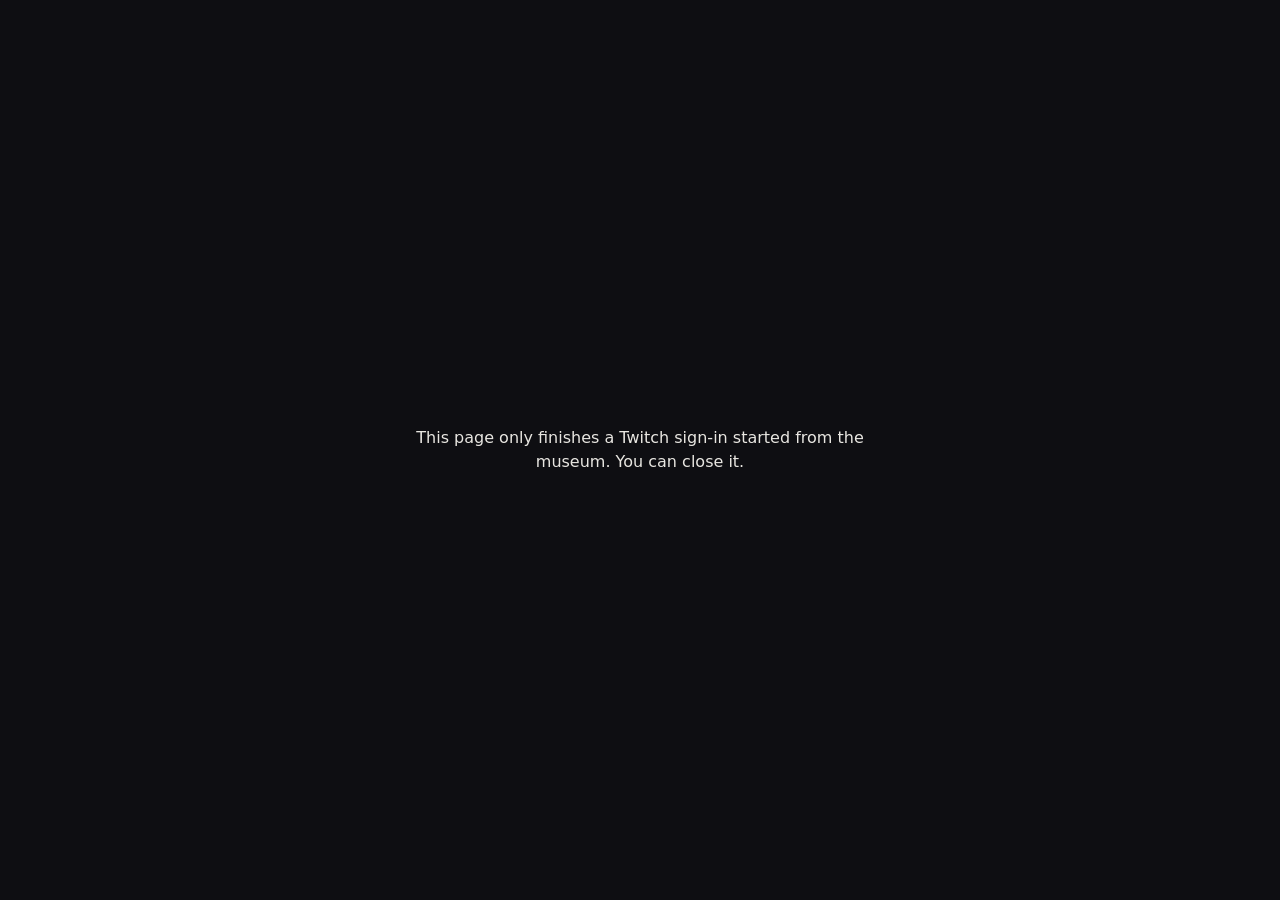
<file: auth.html>
<!doctype html>
<html lang="en">
<head>
<meta charset="utf-8">
<meta name="viewport" content="width=device-width, initial-scale=1">
<meta name="robots" content="noindex">
<meta name="referrer" content="no-referrer">
<meta http-equiv="Content-Security-Policy" content="default-src 'none'; script-src 'unsafe-inline'; style-src 'unsafe-inline'">
<title>Signing in</title>
<style>
  html, body { height: 100%; margin: 0; }
  body { display: grid; place-items: center; background: #0e0e12; color: #e8e6e1; font: 16px/1.5 system-ui, sans-serif; text-align: center; }
  p { margin: 0; padding: 24px; max-width: 28em; }
</style>
</head>
<body>
<p id="note">Signing you in&hellip;</p>
<script>
// Twitch sends the sign-in window back to this page, with its answer in the part of the address
// after the # (or after the ? when the visitor said no). All this page does is hand that answer
// to the museum page that opened the window, and only if that page is on this same site. It
// loads nothing and sends nothing anywhere else.
(function () {
  var hash = location.hash;
  var query = location.search;
  // the answer has been read: take it out of the address bar and this window's history
  try { history.replaceState(null, '', location.pathname); } catch (e) { /* no harm if it stays */ }

  var opener = null;
  try { opener = window.opener; } catch (e) { /* treated as no opener */ }
  if (opener && !opener.closed) {
    opener.postMessage({ type: 'twitch-auth', hash: hash, query: query }, location.origin);
    window.close();
    document.getElementById('note').textContent = 'Done. You can close this window.';
  } else {
    document.getElementById('note').textContent = 'This page only finishes a Twitch sign-in started from the museum. You can close it.';
  }
})();
</script>
</body>
</html>
</file>
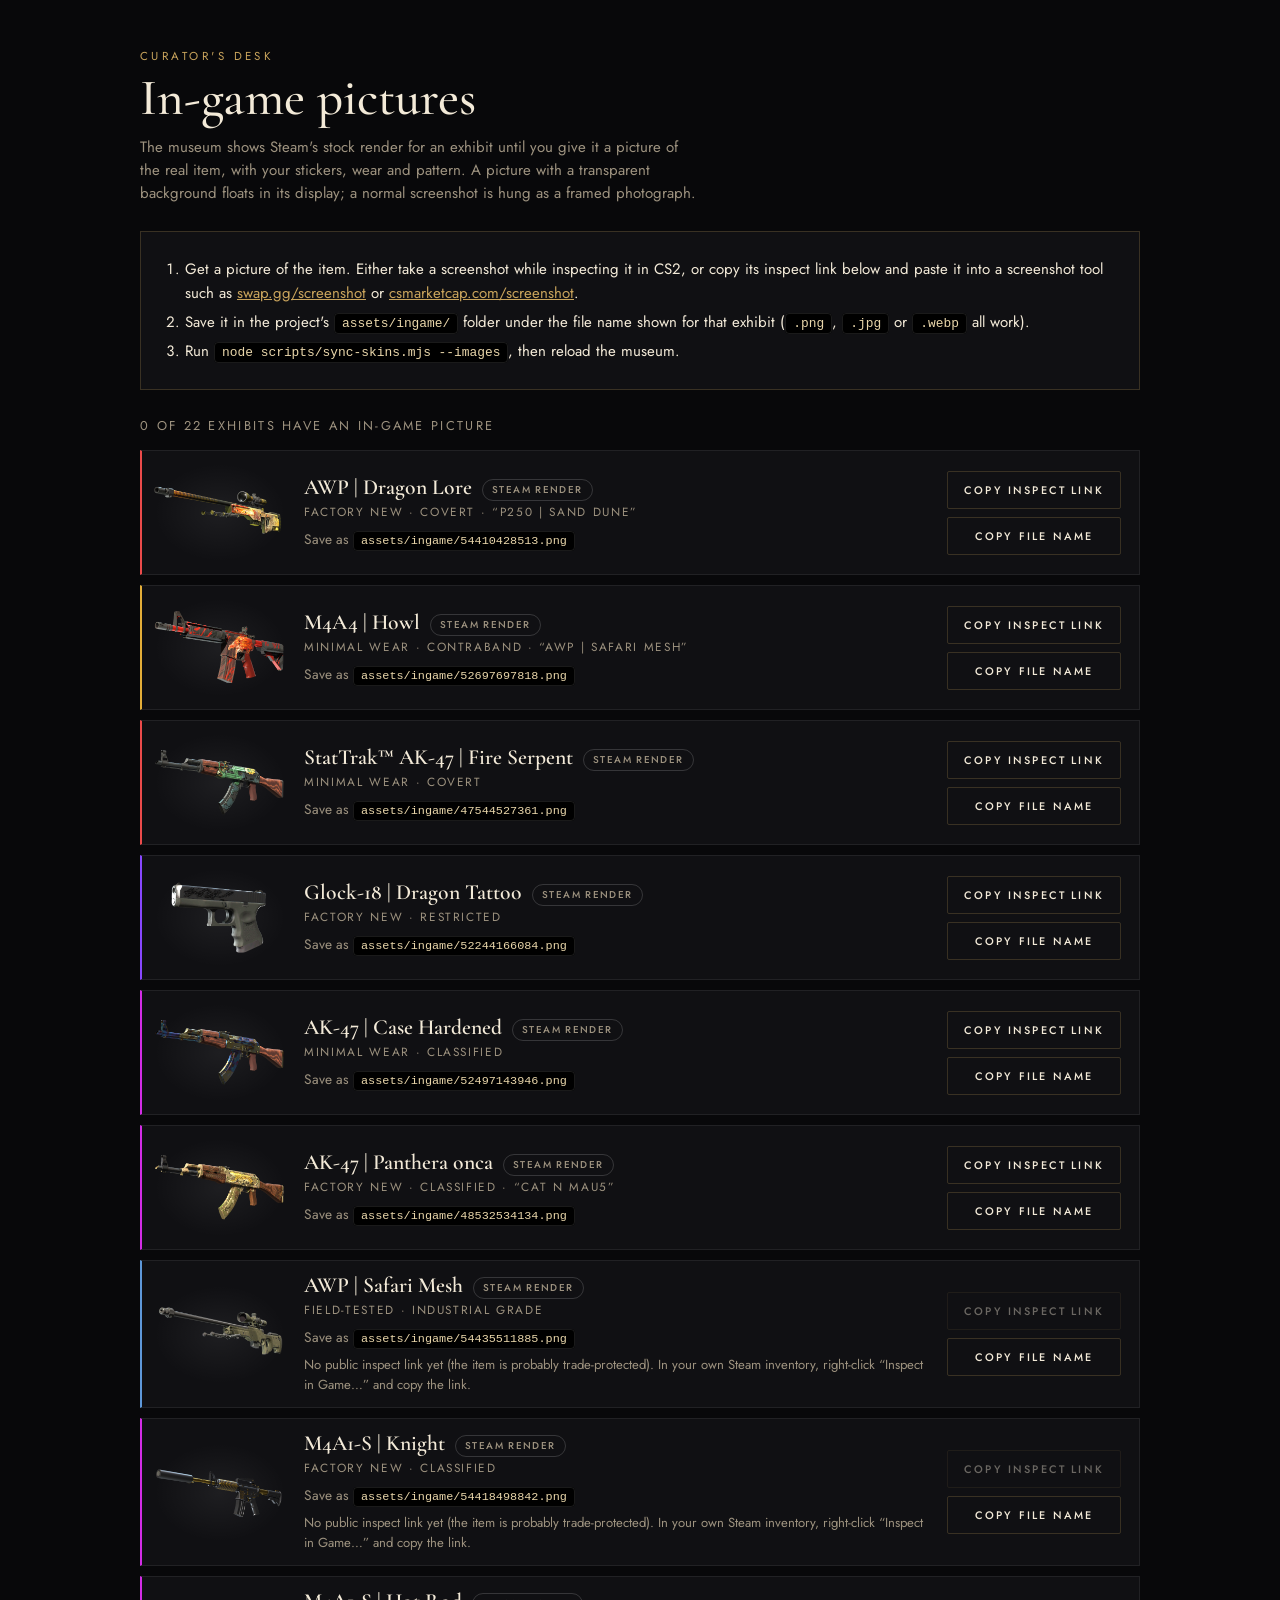
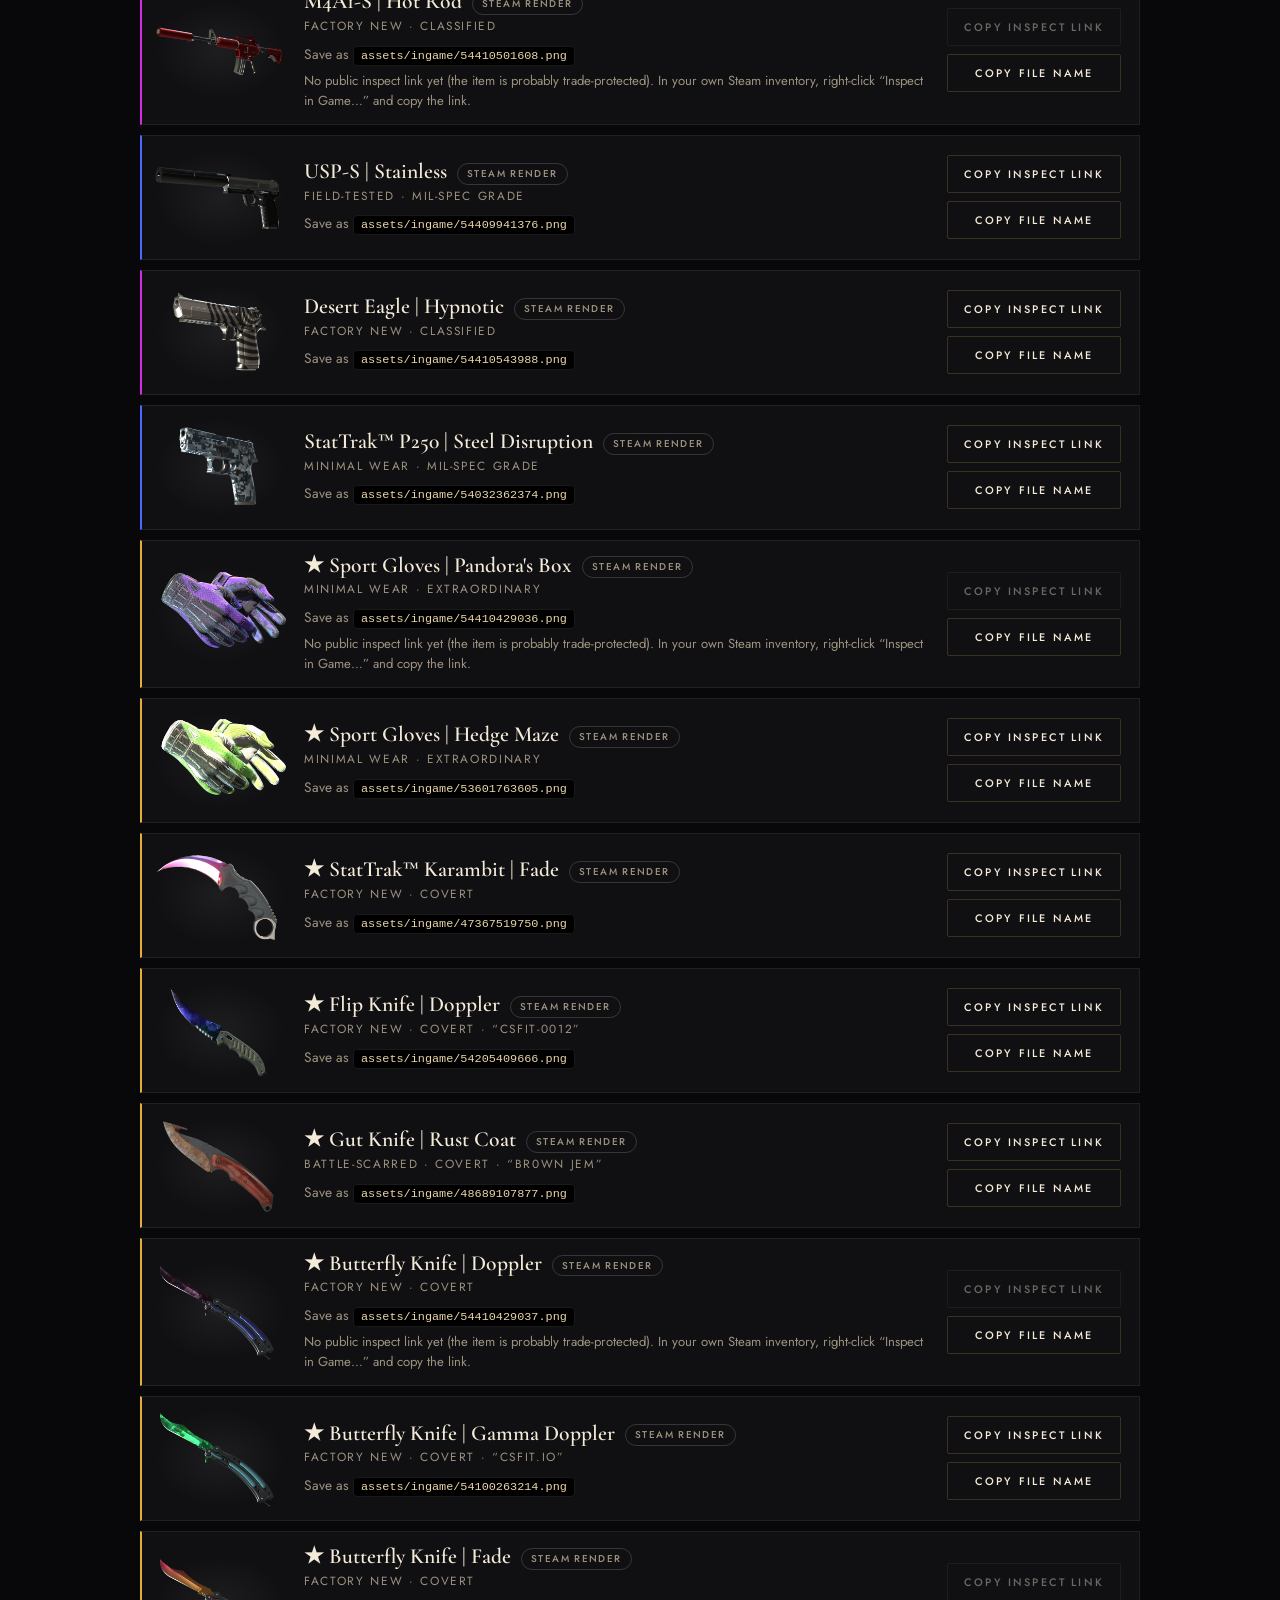
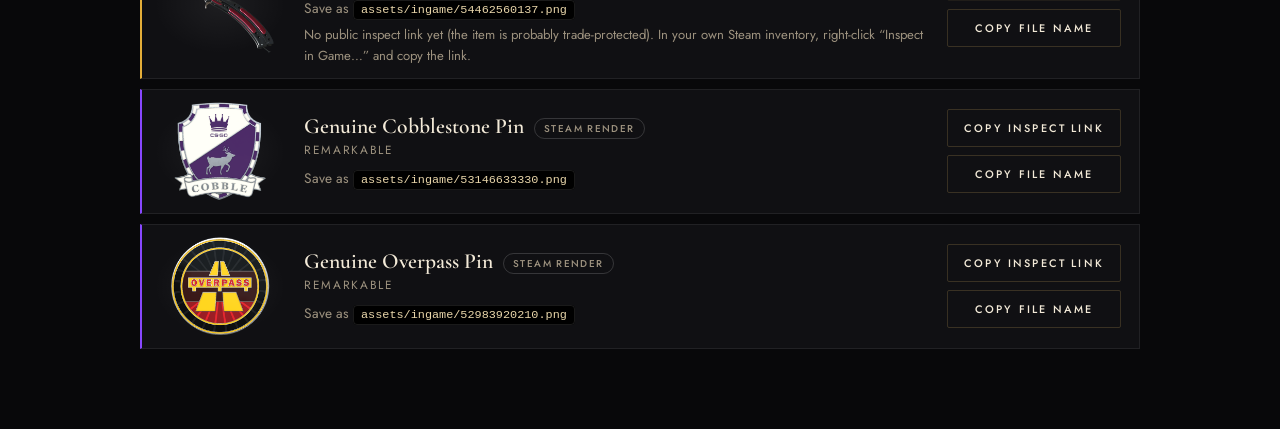
<file: curator.html>
<!doctype html>
<html lang="en">
<head>
  <meta charset="utf-8">
  <meta name="viewport" content="width=device-width, initial-scale=1">
  <title>Curator's desk</title>
  <meta name="robots" content="noindex">
  <link rel="preconnect" href="https://fonts.googleapis.com">
  <link rel="preconnect" href="https://fonts.gstatic.com" crossorigin>
  <link href="https://fonts.googleapis.com/css2?family=Cormorant+Garamond:wght@500;600&family=Jost:wght@400;500&display=swap" rel="stylesheet">
  <style>
    :root { --bg: #08080a; --card: #101013; --ink: #f3ead8; --muted: #9d927f; --gold: #c9a45c; --line: rgba(201, 164, 92, 0.22); --ok: #6fbf8a; }
    * { box-sizing: border-box; font-variant-numeric: lining-nums; }
    body { margin: 0; background: var(--bg); color: var(--ink); font: 400 15px/1.55 Jost, "Helvetica Neue", Arial, sans-serif; -webkit-font-smoothing: antialiased; }
    main { max-width: 1040px; margin: 0 auto; padding: 48px 20px 80px; }
    .kicker { margin: 0; color: var(--gold); font-size: 0.72rem; letter-spacing: 0.3em; text-transform: uppercase; }
    h1 { margin: 6px 0 10px; font: 500 clamp(2.2rem, 5vw, 3.2rem)/1.05 "Cormorant Garamond", Garamond, serif; }
    .lede { max-width: 62ch; margin: 0 0 26px; color: var(--muted); }
    ol.steps { margin: 0 0 14px; padding: 20px 24px 20px 44px; border: 1px solid var(--line); background: var(--card); }
    ol.steps li { margin: 6px 0; }
    code { padding: 2px 7px; border: 1px solid rgba(255, 255, 255, 0.1); border-radius: 4px; background: #000; color: #e9d6aa; font: 0.86em ui-monospace, SFMono-Regular, Menlo, monospace; overflow-wrap: anywhere; }
    a { color: var(--gold); }
    .summary { margin: 26px 0 14px; color: var(--muted); font-size: 0.8rem; letter-spacing: 0.18em; text-transform: uppercase; }
    .list { display: grid; gap: 10px; }
    .item { display: grid; grid-template-columns: 132px 1fr auto; gap: 18px; align-items: center; padding: 12px 18px 12px 12px; border: 1px solid rgba(255, 255, 255, 0.07); border-left: 2px solid var(--accent, var(--gold)); background: var(--card); }
    .thumb { width: 132px; aspect-ratio: 4 / 3; object-fit: contain; background: radial-gradient(ellipse at center, rgba(255, 255, 255, 0.06), transparent 70%); }
    .thumb.photo { object-fit: cover; }
    .name { margin: 0; font: 600 1.35rem/1.15 "Cormorant Garamond", Garamond, serif; }
    .meta { margin: 2px 0 8px; color: var(--muted); font-size: 0.74rem; letter-spacing: 0.14em; text-transform: uppercase; }
    .file { margin: 0; color: var(--muted); font-size: 0.86rem; }
    .hint { margin: 6px 0 0; color: var(--muted); font-size: 0.82rem; }
    .pill { display: inline-block; margin-left: 10px; padding: 2px 9px; border: 1px solid rgba(255, 255, 255, 0.16); border-radius: 999px; color: var(--muted); font: 500 0.62rem/1.6 Jost, sans-serif; letter-spacing: 0.14em; text-transform: uppercase; vertical-align: middle; }
    .pill.ok { border-color: var(--ok); color: var(--ok); }
    .actions { display: flex; flex-direction: column; gap: 8px; }
    button { padding: 10px 16px; border: 1px solid var(--line); border-radius: 2px; background: transparent; color: var(--ink); font: 500 0.68rem Jost, sans-serif; letter-spacing: 0.2em; text-transform: uppercase; white-space: nowrap; cursor: pointer; }
    button:hover:not(:disabled) { border-color: var(--gold); background: rgba(201, 164, 92, 0.12); }
    button:disabled { opacity: 0.4; cursor: default; }
    button.done { border-color: var(--ok); color: var(--ok); }
    @media (max-width: 720px) {
      .item { grid-template-columns: 96px 1fr; }
      .thumb { width: 96px; }
      .actions { grid-column: 1 / -1; flex-direction: row; }
      .actions button { flex: 1; }
    }
  </style>
</head>
<body>
  <main>
    <p class="kicker">Curator's desk</p>
    <h1>In-game pictures</h1>
    <p class="lede">The museum shows Steam's stock render for an exhibit until you give it a picture of the real item, with your stickers, wear and pattern. A picture with a transparent background floats in its display; a normal screenshot is hung as a framed photograph.</p>
    <ol class="steps">
      <li>Get a picture of the item. Either take a screenshot while inspecting it in CS2, or copy its inspect link below and paste it into a screenshot tool such as <a href="https://swap.gg/screenshot" target="_blank" rel="noopener">swap.gg/screenshot</a> or <a href="https://csmarketcap.com/screenshot" target="_blank" rel="noopener">csmarketcap.com/screenshot</a>.</li>
      <li>Save it in the project's <code>assets/ingame/</code> folder under the file name shown for that exhibit (<code>.png</code>, <code>.jpg</code> or <code>.webp</code> all work).</li>
      <li>Run <code>node scripts/sync-skins.mjs --images</code>, then reload the museum.</li>
    </ol>
    <p class="summary" id="summary">Loading…</p>
    <div class="list" id="list"></div>
  </main>

  <script>
    const el = (tag, cls, text) => { const n = document.createElement(tag); if (cls) n.className = cls; if (text != null) n.textContent = text; return n; };

    async function copy(text, button) {
      try { await navigator.clipboard.writeText(text); }
      catch {
        const t = document.createElement('textarea');
        t.value = text; document.body.append(t); t.select(); document.execCommand('copy'); t.remove();
      }
      const label = button.textContent;
      button.textContent = 'Copied'; button.classList.add('done');
      setTimeout(() => { button.textContent = label; button.classList.remove('done'); }, 1400);
    }

    fetch('data/skins.json').then((r) => r.json()).then((data) => {
      const list = document.getElementById('list');
      const have = data.skins.filter((s) => s.ingame).length;
      document.getElementById('summary').textContent = `${have} of ${data.skins.length} exhibits have an in-game picture`;

      for (const s of data.skins) {
        const row = el('div', 'item');
        row.style.setProperty('--accent', s.rarityColor);

        const img = el('img', 'thumb' + (s.ingame ? ' photo' : ''));
        img.src = s.ingame || s.image; img.alt = ''; img.loading = 'lazy';

        const info = el('div');
        const name = el('p', 'name', s.name);
        name.append(el('span', 'pill' + (s.ingame ? ' ok' : ''), s.ingame ? 'In-game picture' : 'Steam render'));
        const file = el('p', 'file', 'Save as ');
        file.append(el('code', null, `assets/ingame/${s.id}.png`));
        info.append(name, el('p', 'meta', [s.exterior, s.rarity, s.nameTag ? `“${s.nameTag}”` : null].filter(Boolean).join('  ·  ')), file);
        if (!s.inspect) info.append(el('p', 'hint', 'No public inspect link yet (the item is probably trade-protected). In your own Steam inventory, right-click “Inspect in Game…” and copy the link.'));

        const actions = el('div', 'actions');
        const link = el('button', null, 'Copy inspect link');
        if (s.inspect) link.addEventListener('click', () => copy(s.inspect, link)); else link.disabled = true;
        const fname = el('button', null, 'Copy file name');
        fname.addEventListener('click', () => copy(`${s.id}.png`, fname));
        actions.append(link, fname);

        row.append(img, info, actions);
        list.append(row);
      }
    }).catch(() => { document.getElementById('summary').textContent = 'Could not load data/skins.json - run the sync script first.'; });
  </script>
</body>
</html>
</file>
